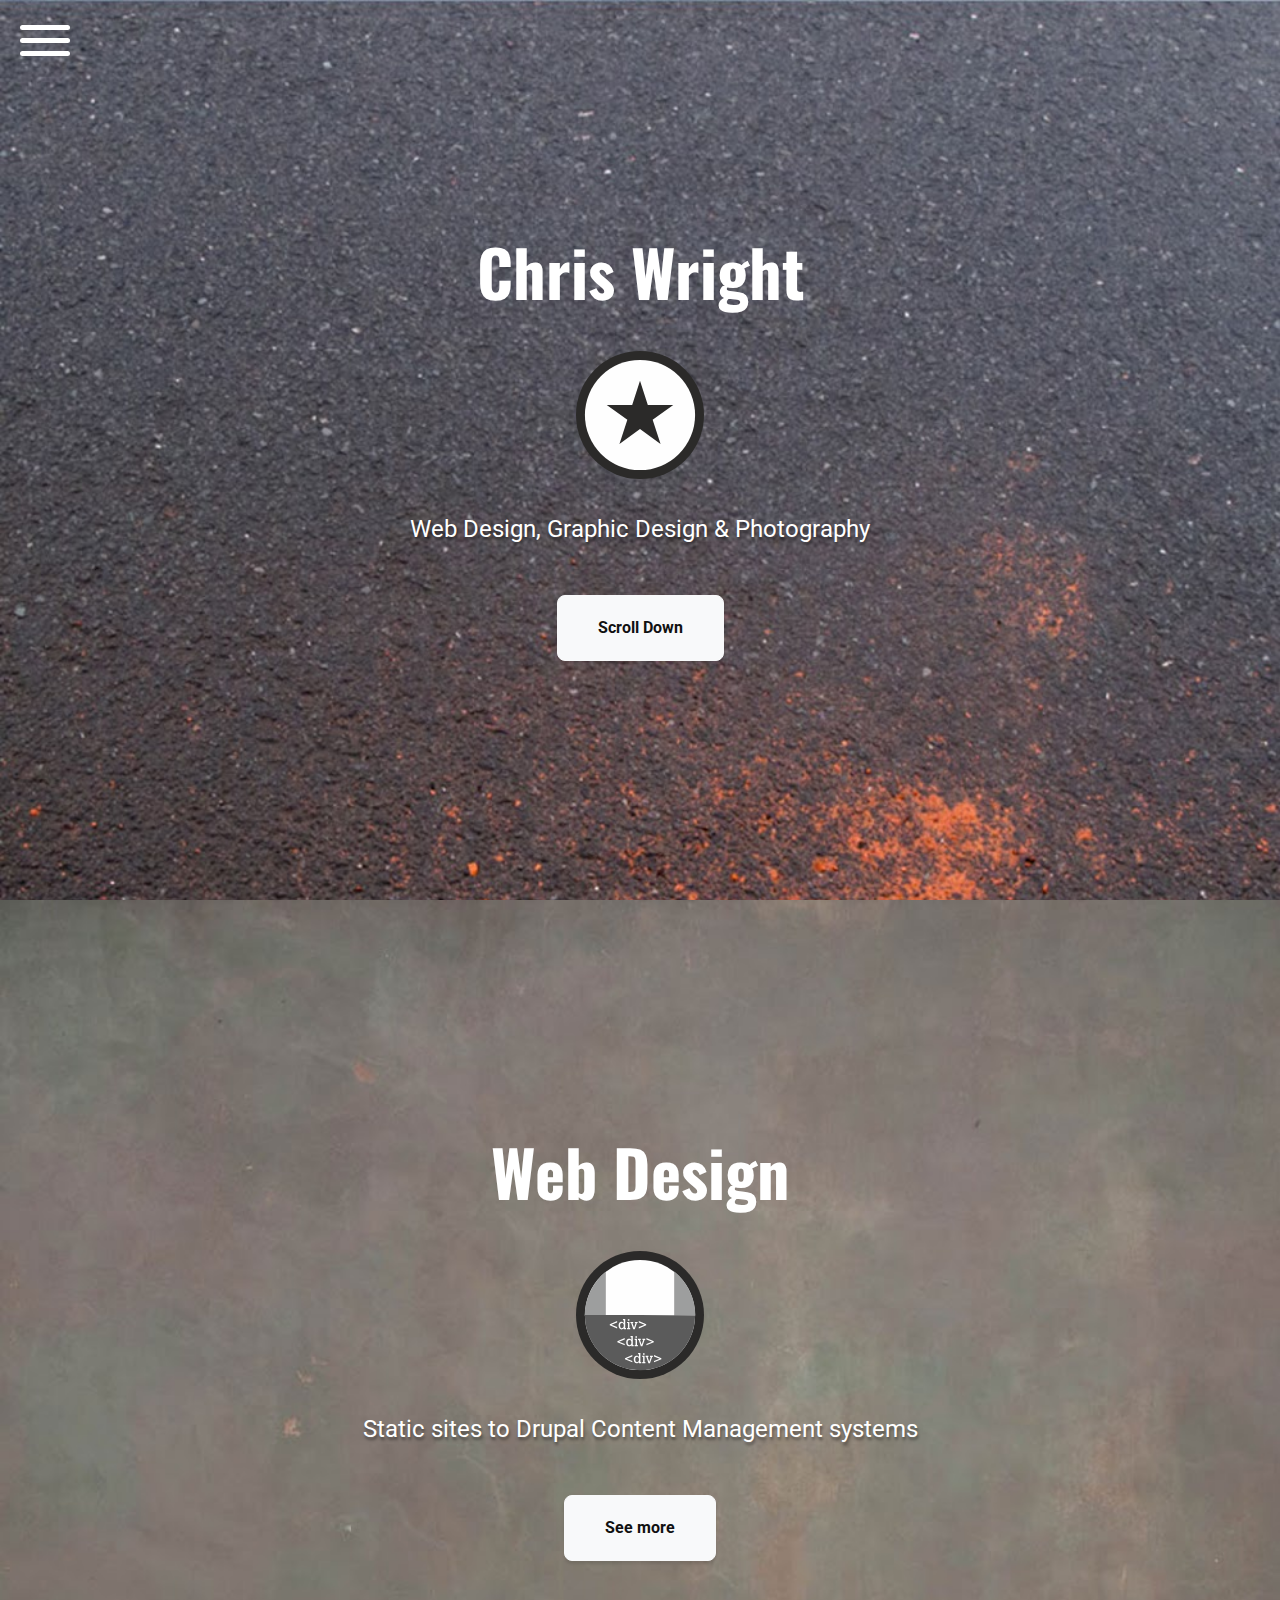
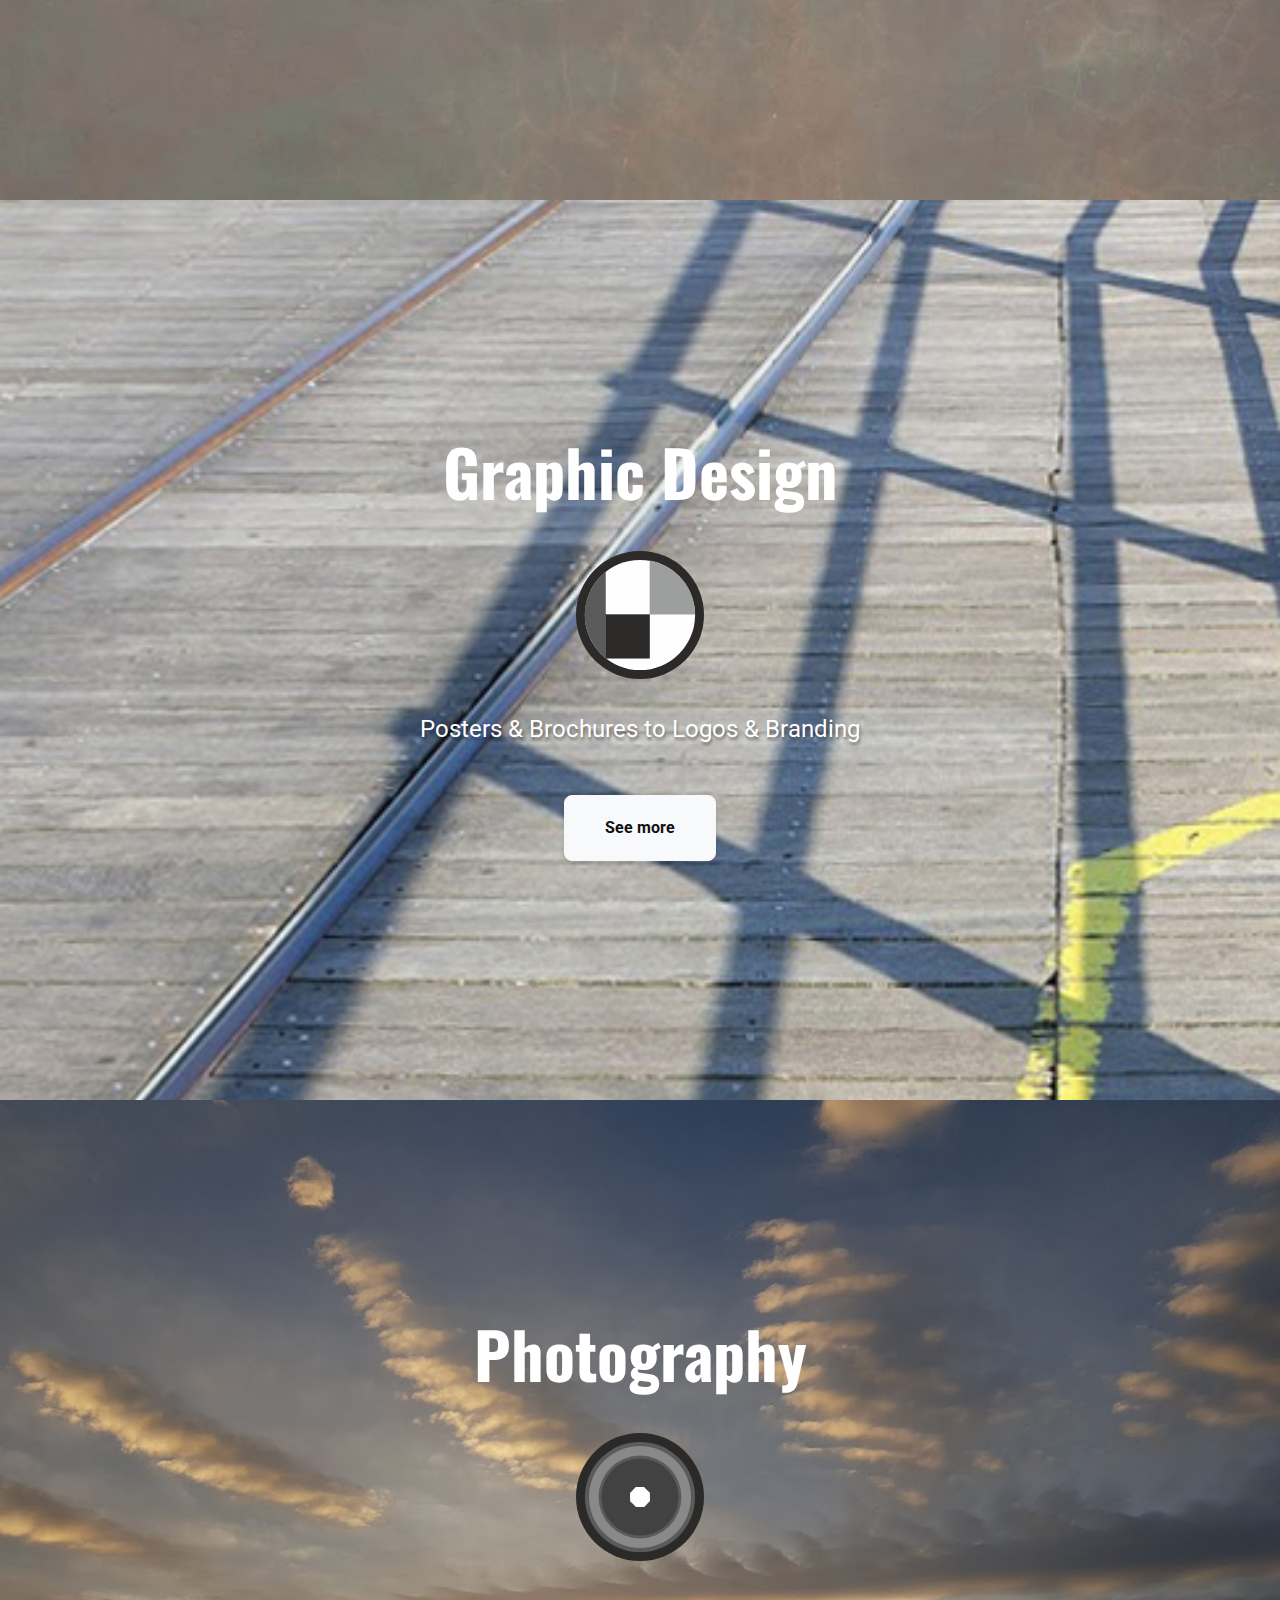
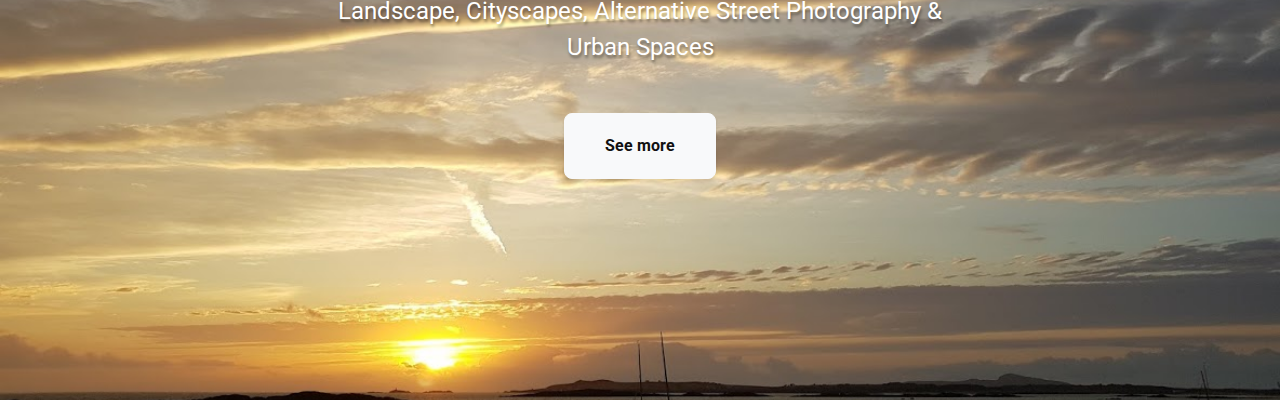
<file: index.html>
<!DOCTYPE html>
<html lang="en">
  <head>
    <meta charset="UTF-8" />
    <meta name="viewport" content="width=device-width, initial-scale=1.0" />
    <meta http-equiv="X-UA-Compatible" content="ie=edge" />
    <link href="css/style.css" rel="stylesheet" />

    <!-- Custom Fonts -->
    <link
      href="https://fonts.googleapis.com/css?family=Oswald|Roboto&display=swap"
      rel="stylesheet"
    />

    <!-- <link
      href="vendor/font-awesome/css/font-awesome.min.css"
      rel="stylesheet"
      type="text/css"
    /> -->

    <title>Chris Wright</title>
  </head>

  <body>
    <section>
      <!-- navigation button -->
      <input type="checkbox" id="myInput" />
      <label for="myInput">
        <span class="bar top"></span>
        <span class="bar middle"></span>
        <span class="bar bottom"></span>
      </label>

      <nav>
        <ul class="navList">
          <li><a href="#intro" class="navAnchor">Intro</a></li>
          <li><a href="#web-design" class="navAnchor">Web Design</a></li>
          <li><a href="#graphic-design" class="navAnchor">Graphic Design</a></li>
          <li><a href="#photography" class="navAnchor">Photography</a></li>
          <!-- <li><a href="#marketing" class="navAnchor">Marketing</a></li> -->
          <!-- <li><a href="#graphics3d" class="navAnchor">3D</a></li> -->
          <!-- <li><a href="#video" class="navAnchor">video</a></li> -->
        </ul>
      </nav>

      <!-- this div gets animated by the css sibling -->
      <div class="content">
        <a name="intro"></a>
        <div class="section-container sectionIntro">
          <div class="sectionContent">
            <h1>
              Chris Wright
            </h1>

            <div class="svgcontainer svgintro"></div>

            <p>
              Web Design, Graphic Design &amp; Photography
            </p>
            <a href="#web-design" class="button">Scroll Down</a>
          </div>
        </div>

        <a name="web-design"></a>
        <div class="section-container sectionWeb">
          <div class="sectionContent">
            <h2>Web Design</h2>
            <div class="svgcontainer svgweb"></div>
            <p>
              Static sites to Drupal Content Management systems
            </p>
            <a href="webdesign.html" class="button">See more</a>
          </div>
        </div>

        <a name="graphic-design"></a>
        <div class="section-container sectionGraphicDesign">
          <div class="sectionContent">
            <h2>Graphic Design</h2>
            <div class="svgcontainer svggraphics"></div>
            <p>
              Posters &amp; Brochures to Logos &amp; Branding
            </p>

            <a href="graphicdesign.html" class="button">See more</a>
          </div>
        </div>

        <a name="photography"></a>
        <div class="section-container sectionPhotography">
          <div class="sectionContent">
            <h2>Photography</h2>
            <div class="svgcontainer svgphotography"></div>
            <p>
              Landscape, Cityscapes, Alternative Street Photography &amp; Urban
              Spaces
            </p>
            <a href="photography.html" class="button">See more</a>
          </div>
        </div>

        <!-- <a name="marketing"></a>
        <div class="section-container sectionMarketing">
          <div class="sectionContent">
            <h2>Marketing</h2>
            <p>
              intro text
            </p>
          </div>
        </div> -->

        <!-- video and motion graphics -->
        <!-- 3d graphics -->


      </div>
      <!-- end of .content div -->
    </section>
  </body>
</html>
</file>
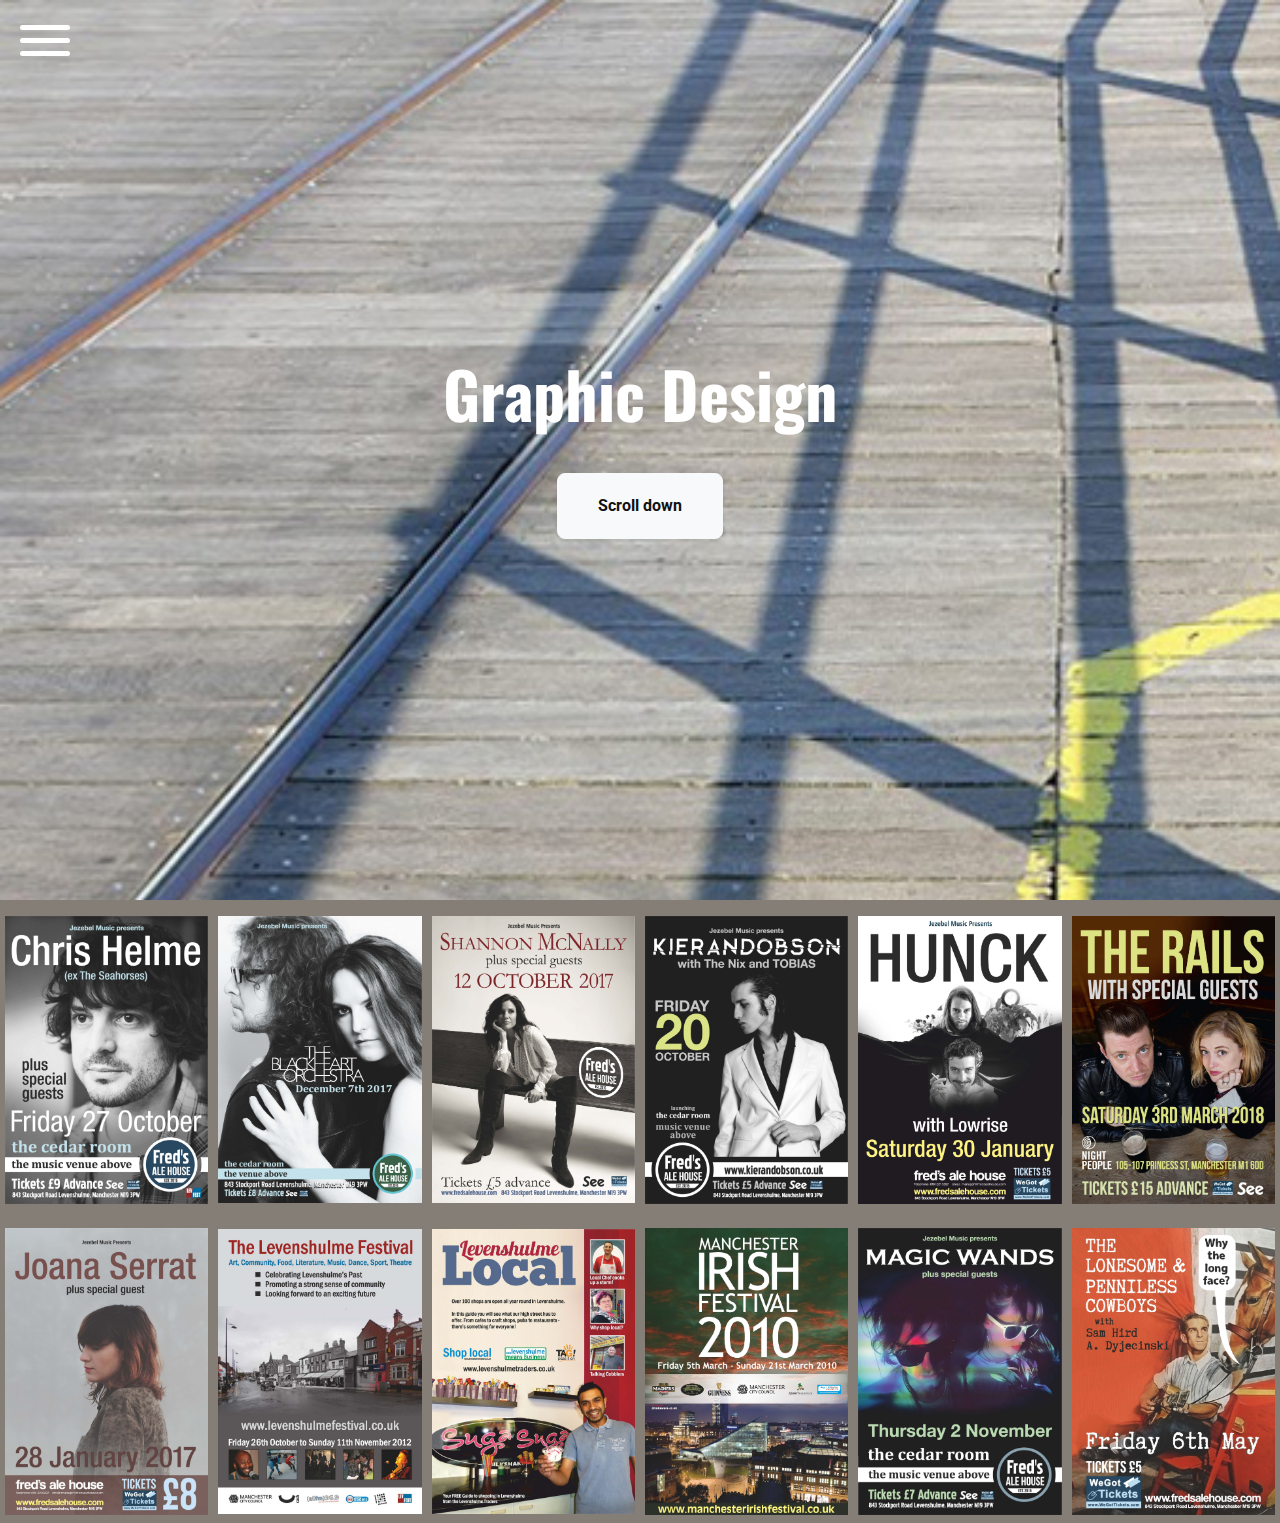
<file: graphicdesign.html>
<!DOCTYPE html>
<html lang="en">
  <head>
    <meta charset="UTF-8" />
    <meta name="viewport" content="width=device-width, initial-scale=1.0" />
    <meta http-equiv="X-UA-Compatible" content="ie=edge" />
    <link href="css/style.css" rel="stylesheet" />
    <link href="css/gfx.css" rel="stylesheet" />

    <!-- Custom Fonts -->
    <link
      href="https://fonts.googleapis.com/css?family=Oswald|Roboto&display=swap"
      rel="stylesheet"
    />

    <title>Chris Wright - Graphic Design</title>
  </head>

  <body>
    <section>
      <!-- navigation button -->
      <input type="checkbox" id="myInput" />
      <label for="myInput">
        <span class="bar top"></span>
        <span class="bar middle"></span>
        <span class="bar bottom"></span>
      </label>

      <nav>
        <ul class="navList">
          <li><a href="index.html#home" class="navAnchor">Intro</a></li>
          <li>
            <a href="index.html#web-design" class="navAnchor">Web Design</a>
          </li>
          <li>
            <a href="index.html#graphic-design" class="navAnchor"
              >Graphic Design</a
            >
          </li>
          <li>
            <a href="index.html#photography" class="navAnchor">Photography</a>
          </li>
          <!-- <li><a href="#marketing" class="navAnchor">Marketing</a></li> -->
          <!-- <li><a href="#graphics3d" class="navAnchor">3D</a></li> -->
          <!-- <li><a href="#video" class="navAnchor">video</a></li> -->
        </ul>
      </nav>

      <!-- this div gets animated by the css sibling -->
      <div class="content">
        <div class="section-container sectionGraphicDesign">
          <div class="sectionContent">
            <h2>Graphic Design</h2>
            <!-- <p>
                Posters &amp; Brochures to Logos &amp; Branding
              </p> -->
            <a href="#gfx-design" class="button">Scroll down</a> 
          </div>
        </div>
        <a name="gfx-design"></a>  
        <div class="sectionGFXcontent">
         
          <div class="GFXcontent">
            <!-- <h3>Chris Helme</h3> -->
            <div class="GFXimage">
              <img src="img/posters/portfolio1.jpg" alt="" />
            </div>
            <!-- <p>?</p> -->
          </div>

          <div class="GFXcontent">
            <!-- <h3>Chris Helme</h3> -->
            <div class="GFXimage">
              <img src="img/posters/portfolio2.jpg" alt="" />
            </div>
            <!-- <p>?</p> -->
          </div>

          <div class="GFXcontent">
            <!-- <h3>Chris Helme</h3> -->
            <div class="GFXimage">
              <img src="img/posters/portfolio3.jpg" alt="" />
            </div>
            <!-- <p>?</p> -->
          </div>

          <div class="GFXcontent">
            <!-- <h3>Chris Helme</h3> -->
            <div class="GFXimage">
              <img src="img/posters/portfolio4.jpg" alt="" />
            </div>
            <!-- <p>?</p> -->
          </div>

          <div class="GFXcontent">
            <!-- <h3>Chris Helme</h3> -->
            <div class="GFXimage">
              <img src="img/posters/portfolio5.jpg" alt="" />
            </div>
            <!-- <p>?</p> -->
          </div>
          <div class="GFXcontent">
            <!-- <h3>Chris Helme</h3> -->
            <div class="GFXimage">
              <img src="img/posters/portfolio6.jpg" alt="" />
            </div>
            <!-- <p>?</p> -->
          </div>
          <div class="GFXcontent">
            <!-- <h3>Chris Helme</h3> -->
            <div class="GFXimage">
              <img src="img/posters/portfolio7.jpg" alt="" />
            </div>
            <!-- <p>?</p> -->
          </div>

          <div class="GFXcontent">
            <!-- <h3>Chris Helme</h3> -->
            <div class="GFXimage">
              <img src="img/posters/portfolio8.jpg" alt="" />
            </div>
            <!-- <p>?</p> -->
          </div>

          <div class="GFXcontent">
            <!-- <h3>Chris Helme</h3> -->
            <div class="GFXimage">
              <img src="img/posters/portfolio9.jpg" alt="" />
            </div>
            <!-- <p>?</p> -->
          </div>

          <div class="GFXcontent">
            <!-- <h3>Chris Helme</h3> -->
            <div class="GFXimage">
              <img src="img/posters/portfolio10.jpg" alt="" />
            </div>
            <!-- <p>?</p> -->
          </div>
          <div class="GFXcontent">
            <!-- <h3>Chris Helme</h3> -->
            <div class="GFXimage">
              <img src="img/posters/portfolio11.jpg" alt="" />
            </div>
            <!-- <p>?</p> -->
          </div>
          <div class="GFXcontent">
            <!-- <h3>Chris Helme</h3> -->
            <div class="GFXimage">
              <img src="img/posters/portfolio12.jpg" alt="" />
            </div>
            <!-- <p>?</p> -->
          </div>
        </div>
      </div>
      <!-- end of .content div -->
    </section>
  </body>
</html>
</file>
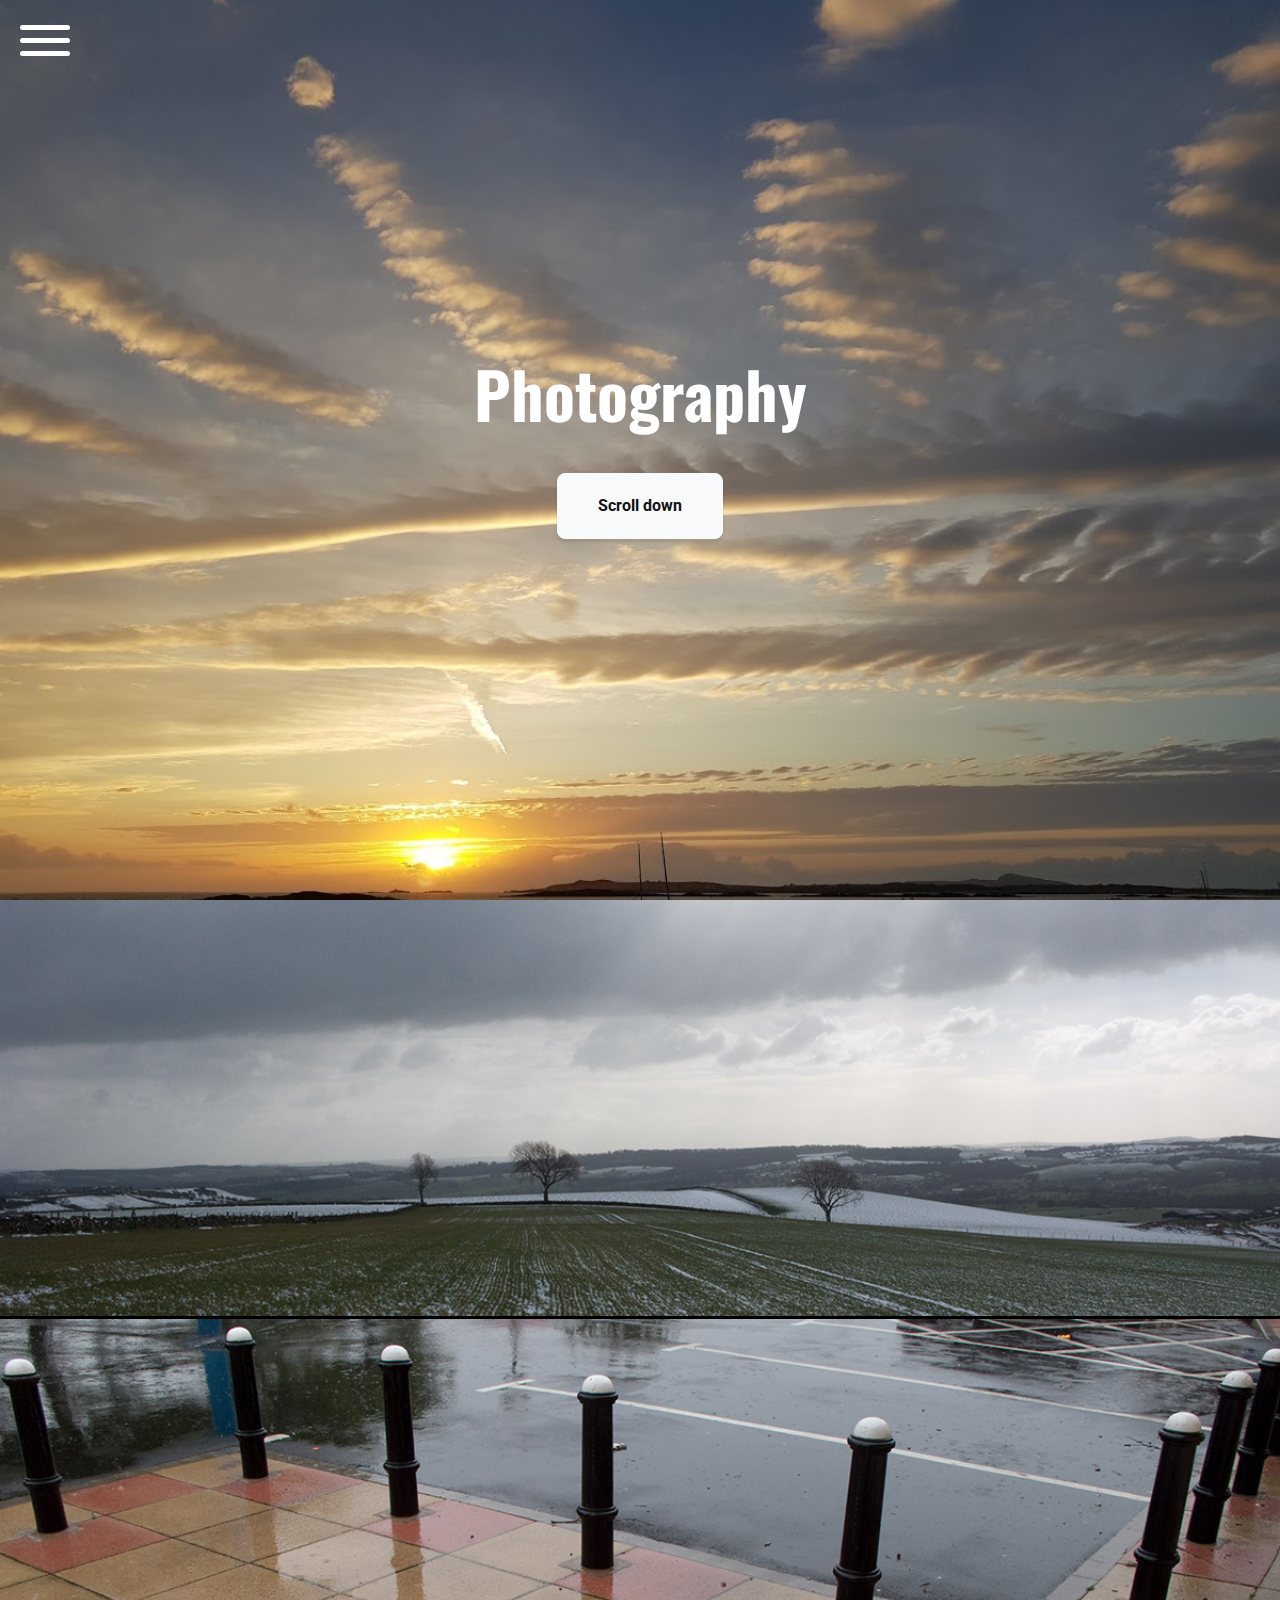
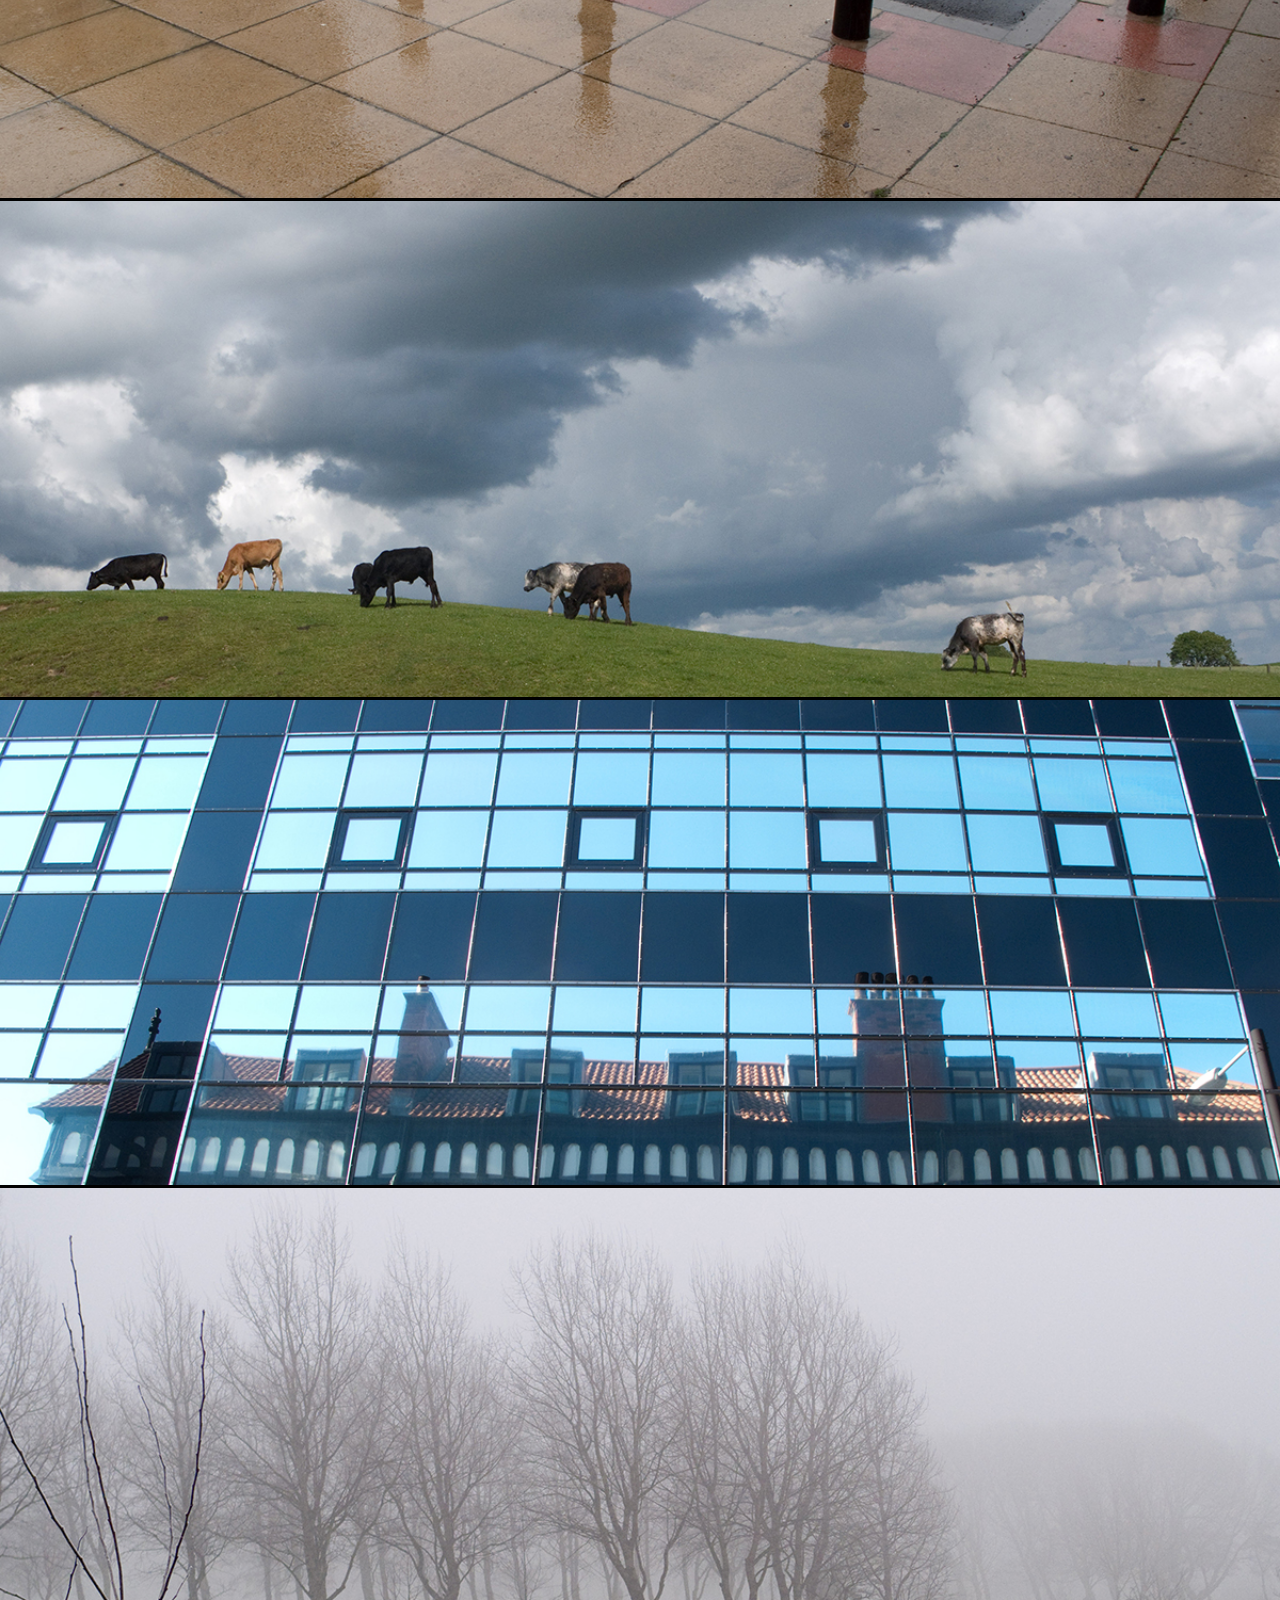
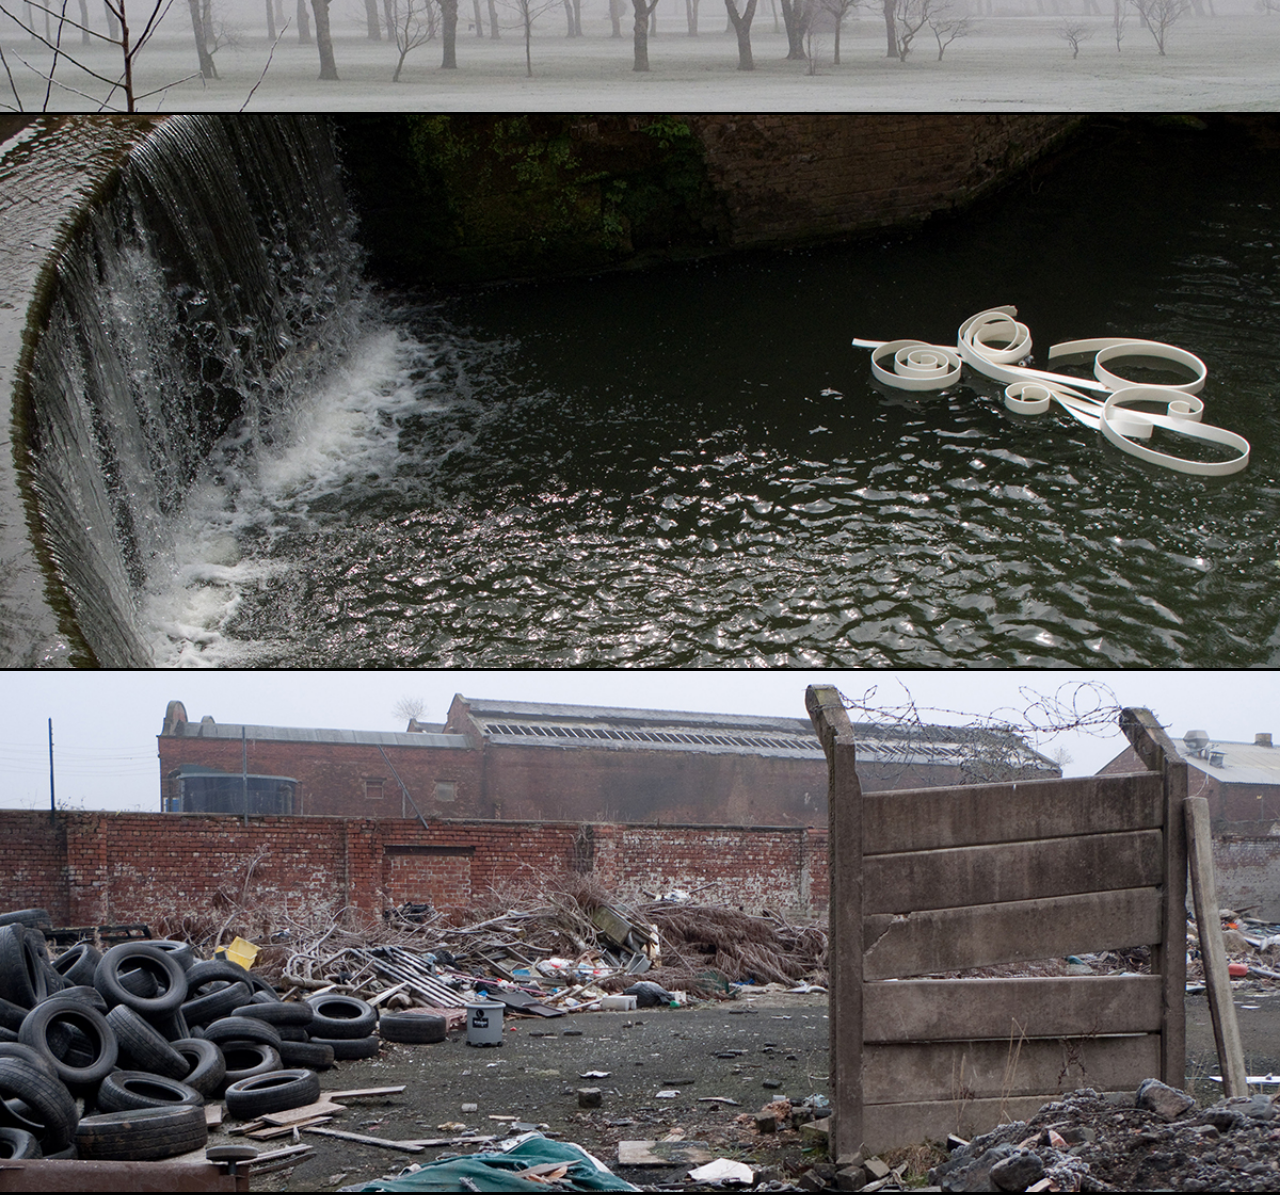
<file: photography.html>
<!DOCTYPE html>
<html lang="en">
  <head>
    <meta charset="UTF-8" />
    <meta name="viewport" content="width=device-width, initial-scale=1.0" />
    <meta http-equiv="X-UA-Compatible" content="ie=edge" />
    <link href="css/style.css" rel="stylesheet" />
    <link href="css/photography.css" rel="stylesheet" />

    <!-- Custom Fonts -->
    <link
      href="https://fonts.googleapis.com/css?family=Oswald|Roboto&display=swap"
      rel="stylesheet"
    />

    <title>Chris Wright - Photography</title>
  </head>

  <body>
    <section>
      <!-- navigation button -->
      <input type="checkbox" id="myInput" />
      <label for="myInput">
        <span class="bar top"></span>
        <span class="bar middle"></span>
        <span class="bar bottom"></span>
      </label>

      <nav>
        <ul class="navList">
          <li><a href="index.html#home" class="navAnchor">Intro</a></li>
          <li>
            <a href="index.html#web-design" class="navAnchor">Web Design</a>
          </li>
          <li>
            <a href="index.html#graphic-design" class="navAnchor">Graphic Design</a
            >
          </li>
          <li>
            <a href="index.html#photography" class="navAnchor">Photography</a>
          </li>
          <!-- <li><a href="#marketing" class="navAnchor">Marketing</a></li> -->
          <!-- <li><a href="#graphics3d" class="navAnchor">3D</a></li> -->
          <!-- <li><a href="#video" class="navAnchor">video</a></li> -->
        </ul>
      </nav>

      <!-- this div gets animated by the css sibling -->
    <div class="content">

        <div class="section-container sectionPhotography">
            <div class="sectionContent">
                <h2>Photography</h2>
                <a href="#photos" class="button">Scroll down</a> 
            </div>
        </div>
       <a name="photos"></a>
        <div class="photocontent">
           
            <div class="photoimage">
              <img src="img/photos/wide-ls.jpg" alt="" />
            </div>
        </div>

        <div class="photocontent">
            <div class="photoimage">
                <img src="img/photos/wide-street.jpg" alt="" />
            </div>
        </div>

        <div class="photocontent">
                <div class="photoimage">
                    <img src="img/photos/wide-cows.jpg" alt="" />
                </div>
            </div>        

            <div class="photocontent">
                    <div class="photoimage">
                        <img src="img/photos/wide-building.jpg" alt="" />
                    </div>
                </div>            

                <div class="photocontent">
                        <div class="photoimage">
                            <img src="img/photos/wide-trees.jpg" alt="" />
                        </div>
                    </div>

                    <div class="photocontent">
                            <div class="photoimage">
                                <img src="img/photos/wide-waterfall.jpg" alt="" />
                            </div>
                        </div>                    

                        <div class="photocontent">
                                <div class="photoimage">
                                    <img src="img/photos/wide-urban.jpg" alt="" />
                                </div>
                            </div>
      </div>
      <!-- end of .content div -->
    </section>
  </body>
</html>
</file>
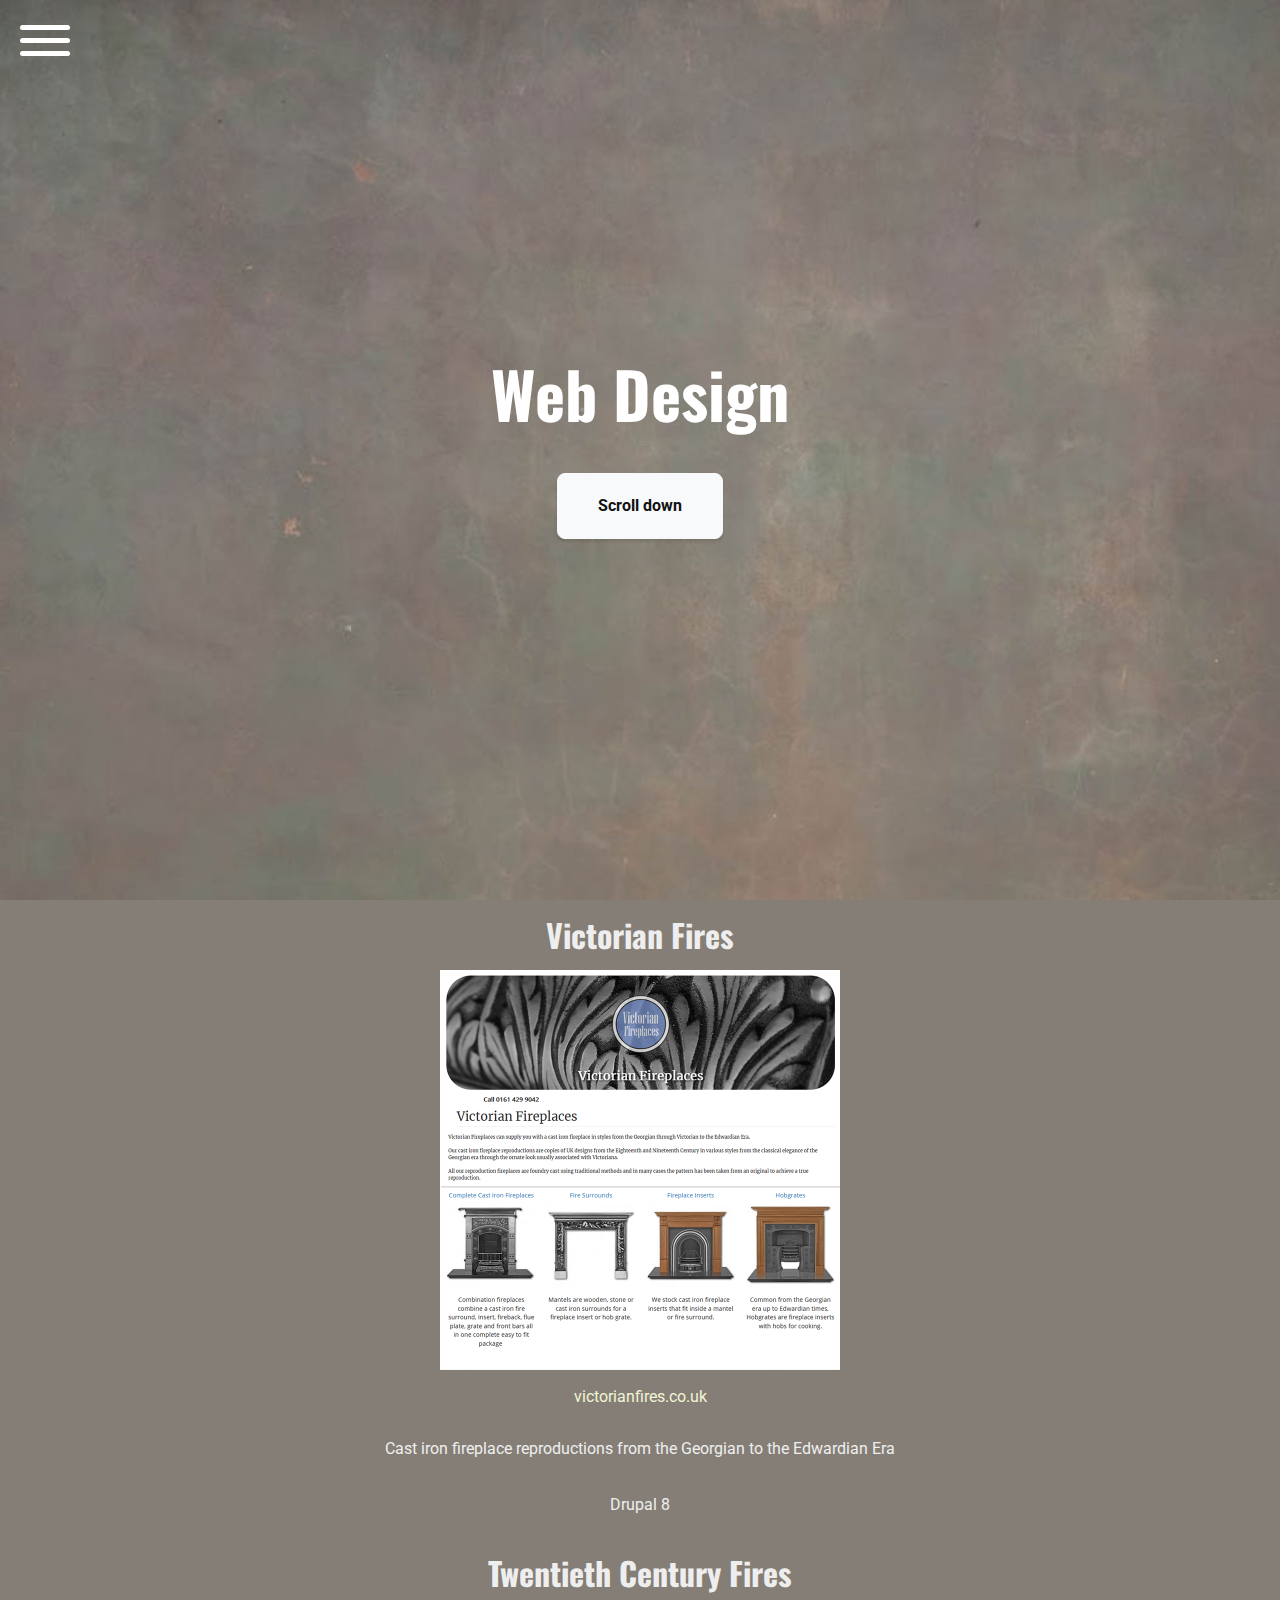
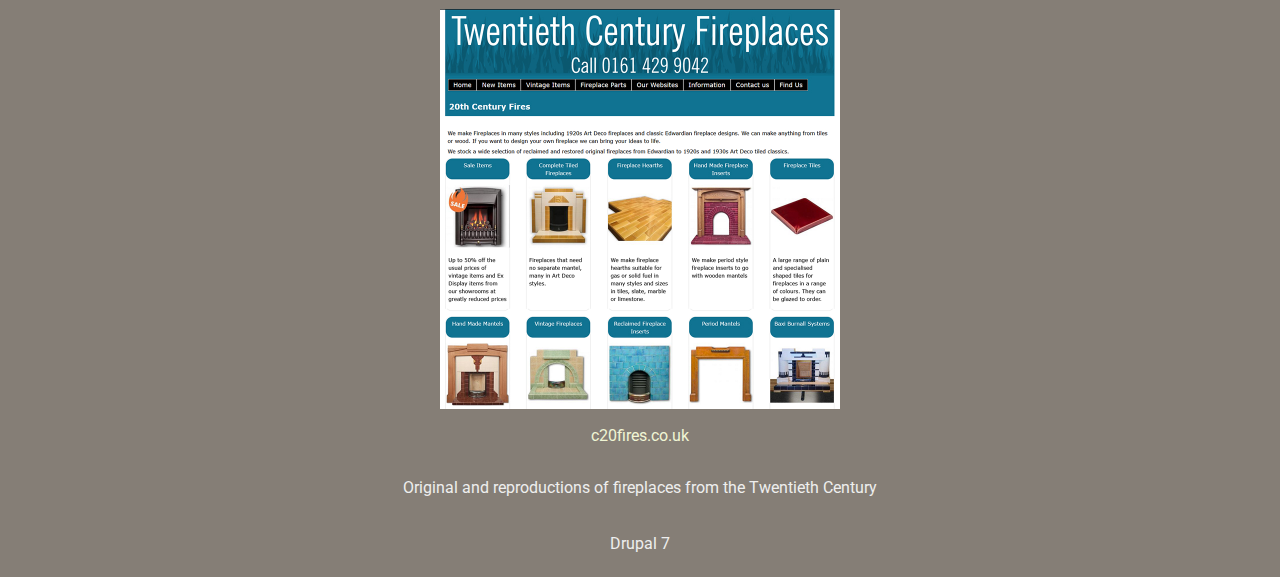
<file: webdesign.html>
<!DOCTYPE html>
<html lang="en">
  <head>
    <meta charset="UTF-8" />
    <meta name="viewport" content="width=device-width, initial-scale=1.0" />
    <meta http-equiv="X-UA-Compatible" content="ie=edge" />
    <link href="css/style.css" rel="stylesheet" />
    <link href="css/web.css" rel="stylesheet" />

    <!-- Custom Fonts -->
    <link href="https://fonts.googleapis.com/css?family=Oswald|Roboto&display=swap" rel="stylesheet" />

    <title>Chris Wright - Web Design</title>
  </head>

  <body>
    <section>
      <!-- navigation button -->
      <input type="checkbox" id="myInput" />
      <label for="myInput">
        <span class="bar top"></span>
        <span class="bar middle"></span>
        <span class="bar bottom"></span>
      </label>

      <nav>
        <ul class="navList">
          <li><a href="index.html#home" class="navAnchor">Intro</a></li>
          <li><a href="index.html#web-design" class="navAnchor">Web Design</a></li>
          <li><a href="index.html#graphic-design" class="navAnchor">Graphic Design</a></li>
          <li><a href="index.html#photography" class="navAnchor">Photography</a></li>
          <!-- <li><a href="#marketing" class="navAnchor">Marketing</a></li> -->
          <!-- <li><a href="#graphics3d" class="navAnchor">3D</a></li> -->
          <!-- <li><a href="#video" class="navAnchor">video</a></li> -->
        </ul>
      </nav>

      <!-- this div gets animated by the css sibling -->
      <div class="content">
       
        <div class="section-container sectionWeb">
            <div class="sectionContent">
                <h2>Web Design</h2>
                <!-- <div class="svgcontainer svgweb"></div> -->
                <!-- <p>Static sites to Drupal Content Management systems</p> -->
                <a href="#web-design" class="button">Scroll down</a> 
            </div>
        </div>
        <a name="web-design"></a>  
        <div class="sectionWebcontent">
            
            <div class="websitecontent">
                <h3>Victorian Fires</h3>
                <div class ="webimage"><img src="img/web/web-victorian.jpg" alt="victorian fires website"></div>
                <div class="linktositeurl">
                    <a href="http://www.victorianfires.co.uk/">victorianfires.co.uk</a>
                </div>
                <p>Cast iron fireplace reproductions from the Georgian to the Edwardian Era </p>
                <p>Drupal 8</p>
         
            </div>

            <div class="websitecontent">
                <h3>Twentieth Century Fires</h3>
                <div class ="webimage"><img src="img/web/web-c20.jpg" alt="twentieth century fires website"></div>
                <div class="linktositeurl">
                        <a href="http://www.c20fires.co.uk/">c20fires.co.uk</a>
                </div>
                <p>Original and reproductions of fireplaces from the Twentieth Century</p>
                <p>Drupal 7</p>    
            </div>
        </div>

      </div>
      <!-- end of .content div -->
    </section>
  </body>
</html>
</file>
<file: css/style.css>
* {
  box-sizing: border-box;
}
html, body, div, img {
  margin: 0;
  padding: 0;
  border: 0;
  font-size: 100%;
  font: inherit;
  vertical-align: baseline;
}
body {
  line-height: 1;
}

body,
html {
  height: 100%;
  width: 100%;
  font-family: "Roboto", sans-serif;
}

/* all content container */
section {
  position: relative;
  width: 100%;
  height: 100%;
  background-color: #fff;
}


/* content not navigation */
.content {
  top: 0;
  bottom: 0;
  position: absolute;
  right: 0;
  left: 0;
  background-color: rgba(136, 106, 49, 0.384);
  z-index: 2;
  transition: transform 0.5s ease-in-out;
}

.section-container {
  width: 100%;
  display: flex;
  justify-content: center;
  align-items: center;
  /* height set in media query */
}

.section-container {
  /* height set in media query */
 height: 100vh;
}


.sectionContent {
  width: 50%;
  /* text-align: center; */
  display: flex;
  flex-direction: column;
  justify-content: center;
  align-items: center;
}

.sectionContent h1,
h2 {
  font-family: "Oswald", sans-serif;
  font-size: 4em;
  margin: 0;
  text-align: center;
}

.sectionContent p {
  font-size: 1.5em;
  line-height: 1.5;
  margin: 0;
  text-align: center;
}

/* navigation */
nav {
  background-color: #0f5e7e;
  position: fixed;
  top: 0;
  bottom: 0;
  left: 0;
  z-index: 1;
  display: none;
}

.navList {
  list-style: none;
  padding: 0;
  margin: 0;
  margin-left: 5px;
  margin-top: 100px;
  text-align: left;
  border-top: 2px solid rgba(255, 255, 255, 0.7);
}

.navAnchor {
  border-bottom: 2px solid rgba(255, 255, 255, 0.7);
  padding: 20px 0;
  display: block;
  color: #fff;
  text-transform: uppercase;
  text-decoration: none;
  font-size: 20px;
  font-weight: 500;
  position: relative;
  transition: color 0.3s 0.15s ease-in;
}

.navAnchor::after {
  content: "";
  position: absolute;
  left: 0;
  bottom: 0;
  height: 100%;
  background-color: #fff;
  width: 0;
  transition: width 0.3s ease-in;
  z-index: -1;
}

.navAnchor:hover {
  color: #0799d3;
}

.navAnchor:hover::after {
  width: 100%;
}


/* label stuff here used for menu display  */
label {
  display: inline-block;
  padding: 7px 10px;
  background-color: transparent;
  cursor: pointer;
  margin: 10px;
  z-index: 3;
  position: fixed;
}

.bar {
  display: block;
  background-color: #ffffff;
  width: 50px;
  height: 5px;
  border-radius: 5px;
  margin: 8px auto;
  transition: background-color 0.6s ease-in, transform 0.6s ease-in,
    width 0.6s ease-in;
}

input[type="checkbox"] {
  display: none;
}

input[type="checkbox"]:checked ~ .content {
  background-color: #eee;
}

/* ~ selector binds the animation to sibling with the class content */

input[type="checkbox"]:unchecked ~ nav {
  display: none;
}

input[type="checkbox"]:checked ~ nav {
  display: block;
}

input[type="checkbox"]:checked ~ label .bar {
  background-color: #fff;
}

input[type="checkbox"]:checked ~ label .top {
  -webkit-transform: translateY(0px) rotateZ(45deg);
  -moz-transform: translateY(0px) rotateZ(45deg);
  -ms-transform: translateY(0px) rotateZ(45deg);
  -o-transform: translateY(0px) rotateZ(45deg);
  transform: translateY(0px) rotateZ(45deg);
}

/* was 15px now 25 due to scaling */

input[type="checkbox"]:checked ~ label .bottom {
  -webkit-transform: translateY(-25px) rotateZ(-45deg);
  -moz-transform: translateY(-25px) rotateZ(-45deg);
  -ms-transform: translateY(-25px) rotateZ(-45deg);
  -o-transform: translateY(-25px) rotateZ(-45deg);
  transform: translateY(-25px) rotateZ(-45deg);
}

input[type="checkbox"]:checked ~ label .middle {
  width: 0;
}

.button{
  display: inline-block;
  text-align: center;
  white-space: nowrap;
  vertical-align: middle;
  -webkit-user-select: none;
  -moz-user-select: none;
  -ms-user-select: none;
  user-select: none;
  border: 1px solid transparent;
  font-size: 1rem;
  line-height: 1.5;
  border-radius: .5rem;
  transition: background-color .15s ease-in-out,border-color .15s ease-in-out,box-shadow .15s ease-in-out;
  color: #111;
    background-color: #f8f9fa;
    border-color: #f8f9fa;
margin-top: 3rem;
  /* margin-right: 1.5rem!important; */
  padding: 1.25rem 2.5rem;
  box-shadow: 0 3px 3px 0 rgba(0,0,0,.1);
  font-weight: 700;
  text-decoration: none;
}


.svgcontainer{  
  margin-top: 3rem;
  margin-bottom: 2rem;
   background-size: cover;
  height: 0;
  padding: 0; /* reset */
 /* width in media query */
 /* width: 20%;
 padding-bottom: 20%; */

}

.svgintro{
   background-image: url(../img/svg/svgintro.svg);
 }
 .svgweb{
  background-image: url(../img/svg/svgweb.svg);
}

.svggraphics{
  background-image: url(../img/svg/svggfx.svg);
}

.svgphotography{
  background-image: url(../img/svg/svgphoto.svg);
}

.sectionIntro h1, h2 {
  color: white;
}

.sectionIntro p {
  color: white;
  text-shadow: 1px 3px 3px rgba(0, 0, 0, 0.4);
}

.sectionWeb h1, h2 {
  color: white;
}

.sectionWeb p {
  color: white;
  text-shadow: 1px 3px 3px rgba(0, 0, 0, 0.4);
}

.sectionGraphicDesign h1, h2 {
  color: white;
}

.sectionGraphicDesign p {
  color: white;
  text-shadow: 1px 3px 3px rgba(0, 0, 0, 0.4);
}

.sectionPhotography h1, h2 {
  color: white;
}

.sectionPhotography p {
  color: white;
  text-shadow: 1px 3px 3px rgba(0, 0, 0, 0.4);
}



/* media queries */
/* mobile default */

.section-container { height: 100vh; }

.sectionIntro { 
  background-color: #20a0d3; 
  background: url(../img/background/roadbg.jpg);
  background-size: cover;
} 

.sectionWeb { 
  background-color: #0c465e; 
  background: url(../img/background/wallbg.jpg);
  background-size: cover;
} 

.sectionGraphicDesign { 
  background-color: #494e50; 
  background: url(../img/background/pierbg.jpg);
  background-size: cover;
} 

.sectionPhotography{ 
  background-color: #635d40; 
  background: url(../img/background/skybg.jpg);
  background-size: cover;
} 


input[type="checkbox"]:checked ~ .content { transform: translateX(50%); }
input[type="checkbox"]:checked ~ nav { width: 50%; }

.svgcontainer{  
  width: 40%;
  padding-bottom: 40%;
}



@media (min-width: 576px) {
  .sectionIntro { background-color: #857e76; }    
  input[type="checkbox"]:checked ~ .content {
    transform: translateX(40%);
  }

  input[type="checkbox"]:checked ~ nav {
    width: 40%;
  }

  .svgcontainer{  
    width: 35%;
    padding-bottom: 35%;
  }
  

}

/* Medium devices (tablets, 768px and up) */
@media (min-width: 768px) {
  .sectionIntro { background-color: green; }
  /* Animate content position when menu is showing  */
  input[type="checkbox"]:checked ~ .content {
    transform: translateX(20%);
  }

  input[type="checkbox"]:checked ~ nav {
    width: 20%;
  }

  .svgcontainer{  
    width: 30%;
    padding-bottom: 30%;
  }
  

}


/* Large devices (desktops, 992px and up) */
@media (min-width: 992px) {

  .sectionIntro { background-color: orange; }

  /* Animate content position when menu is showing  */
  input[type="checkbox"]:checked ~ .content {
    transform: translateX(20%);
  }

  input[type="checkbox"]:checked ~ nav {
    width: 20%;
  }

  .svgcontainer{  
    width: 20%;
    padding-bottom: 20%;
  }

  
 }
</file>
<file: css/gfx.css>
.sectionContent {
   /* width in media query */
    display: flex;
    flex-direction: column;
    justify-content: center;
    text-align: center;
    align-items: center;
}

.sectionGFXcontent{
    background-color: #857e76;
    width: 100%;
    display: flex;
    justify-content: center;
    align-items: center;
    flex-direction: row;
    flex-wrap: wrap;
}

.GFXcontent h3 { 

    font-family: "Oswald", sans-serif;
    font-size: 2em;
    line-height: 1.2;
    margin: 0;
    margin-bottom: 1rem;
    text-align: center;
    color: #eee;
}

.GFXcontent p { 
    font-size: 1em;
    line-height: 1.5;
    margin: 0;
    margin-top: 1rem;
    margin-bottom: 1rem;
    text-align: center;
    color: #eee;
}

/* media queries */
/* mobile default */


.sectionContent {
    /* flex: 1 0 100%;  */
    width: 100%;
}

.GFXcontent{
    flex: 1 0 40%; 
    margin: 5px;
    margin-top: 1em; 
    text-align: center;
    align-items: center;
}

.GFXimage img{
    width: 100%;
    height: auto;   
  }



@media (min-width: 576px) {

    .GFXcontent{
        flex: 1 0 30%; 
        margin: 5px;
        margin-top: 1em; 
        text-align: center;
        align-items: center;
    }
    
    .GFXimage img{
        width: 100%;
        height: auto;   
      }
    
}

@media (min-width: 768px) {

    .GFXcontent{
        flex: 1 0 20%; 
        margin: 5px;
        margin-top: 1em; 
        text-align: center;
        align-items: center;
    }
    
    .GFXimage img{
        width: 100%;
        height: auto;   
      }
    

}

@media (min-width: 992px) {

    .sectionContent {
        /* flex: 1 0 100%;  */
        width: 100%;
    }
    
    .GFXcontent{
        flex: 1 0 14%; 
        margin: 5px;
        margin-top: 1em; 
        text-align: center;
        align-items: center;
    }
    
    .GFXimage img{
        width: 100%;
        height: auto;   
      }
      

}
</file>
<file: css/photography.css>
.sectionContent {
   /* width in media query */
    display: flex;
    flex-direction: column;
    justify-content: center;
    text-align: center;
    align-items: center;
}

.sectionphotocontent{
    background-color: #857e76;
    width: 100%;
    display: flex;
    justify-content: center;
    align-items: center;
    flex-direction: row;
    flex-wrap: wrap;
}
/* 
.photocontent h3 { 

    font-family: "Oswald", sans-serif;
    font-size: 2em;
    line-height: 1.2;
    margin: 0;
    margin-bottom: 1rem;
    text-align: center;
    color: #eee;
}

.photocontent p { 
    font-size: 1em;
    line-height: 1.5;
    margin: 0;
    margin-top: 1rem;
    margin-bottom: 1rem;
    text-align: center;
    color: #eee;
} */

.photoimage img{
    width: 100%;
    height: auto;
    margin: 0;
  }


/* media queries */
/* mobile default */


.sectionContent {
    /* flex: 1 0 100%;  */
    width: 100%;
}

.photocontent{
    background-color: #000;
    /* flex: 1 0 40%;  */
    /* margin: 5px; */
    margin: 0;
    /* margin-top: 1em;  */
    text-align: center;
    align-items: center;
}

@media (min-width: 576px) {

    .GFXcontent{
        flex: 1 0 30%; 
        margin: 5px;
        margin-top: 1em; 
        text-align: center;
        align-items: center;
    }
    

    
}

@media (min-width: 768px) {

    .GFXcontent{
        flex: 1 0 20%; 
        margin: 5px;
        margin-top: 1em; 
        text-align: center;
        align-items: center;
    }
    


}

@media (min-width: 992px) {

    .sectionContent {
        /* flex: 1 0 100%;  */
        width: 100%;
    }
    
    .GFXcontent{
        flex: 1 0 14%; 
        margin: 5px;
        margin-top: 1em; 
        text-align: center;
        align-items: center;
    }
    


}
</file>
<file: css/web.css>
.sectionContent {
   /* width in media query */
    display: flex;
    flex-direction: column;
    justify-content: center;
    text-align: center;
    align-items: center;
}

.sectionWebcontent{
    background-color: #857e76;
    width: 100%;
    display: flex;
    justify-content: center;
    align-items: center;
    flex-direction: column;
}


.websitecontent  { 
    display: flex;
}


.websitecontent h3 { 

    font-family: "Oswald", sans-serif;
    font-size: 2em;
    line-height: 1.2;
    margin: 0;
    margin-bottom: 1rem;
    text-align: center;
    color: #eee;
}

.websitecontent p { 
    font-size: 1em;
    line-height: 1.5;
    margin: 0;
    margin-top: 1rem;
    margin-bottom: 1rem;
    text-align: center;
    color: #eee;
}

.linktositeurl {
    margin: 1em;
    }


.linktositeurl a {
    color: rgb(240, 245, 212);
    text-decoration: none;
}

/* media queries */
/* mobile default */


.sectionContent {
    /* flex: 1 0 100%;  */
    width: 100%;
}

.websitecontent{
    flex: 1 0 100%; 
    margin: 5px;
    margin-top: 1em; 
    flex-direction: column;
    text-align: center;
    align-items: center;
}

.webimage {
    width: 50%;
    /* height: auto;   */
  }

  .webimage img{
    width: 100%;
    height: auto;  
  }



@media (min-width: 576px) {}

@media (min-width: 768px) {}

@media (min-width: 992px) {

    /* .sectionContent {
        width: 40%;

    }

    .websitecontent{
        flex: 1 0 19%; 
        margin: 5px;
        margin-top: 1em; 
    }

    .webimage {
        width: 25%;
        height: auto;  
      } */
      

}
</file>
